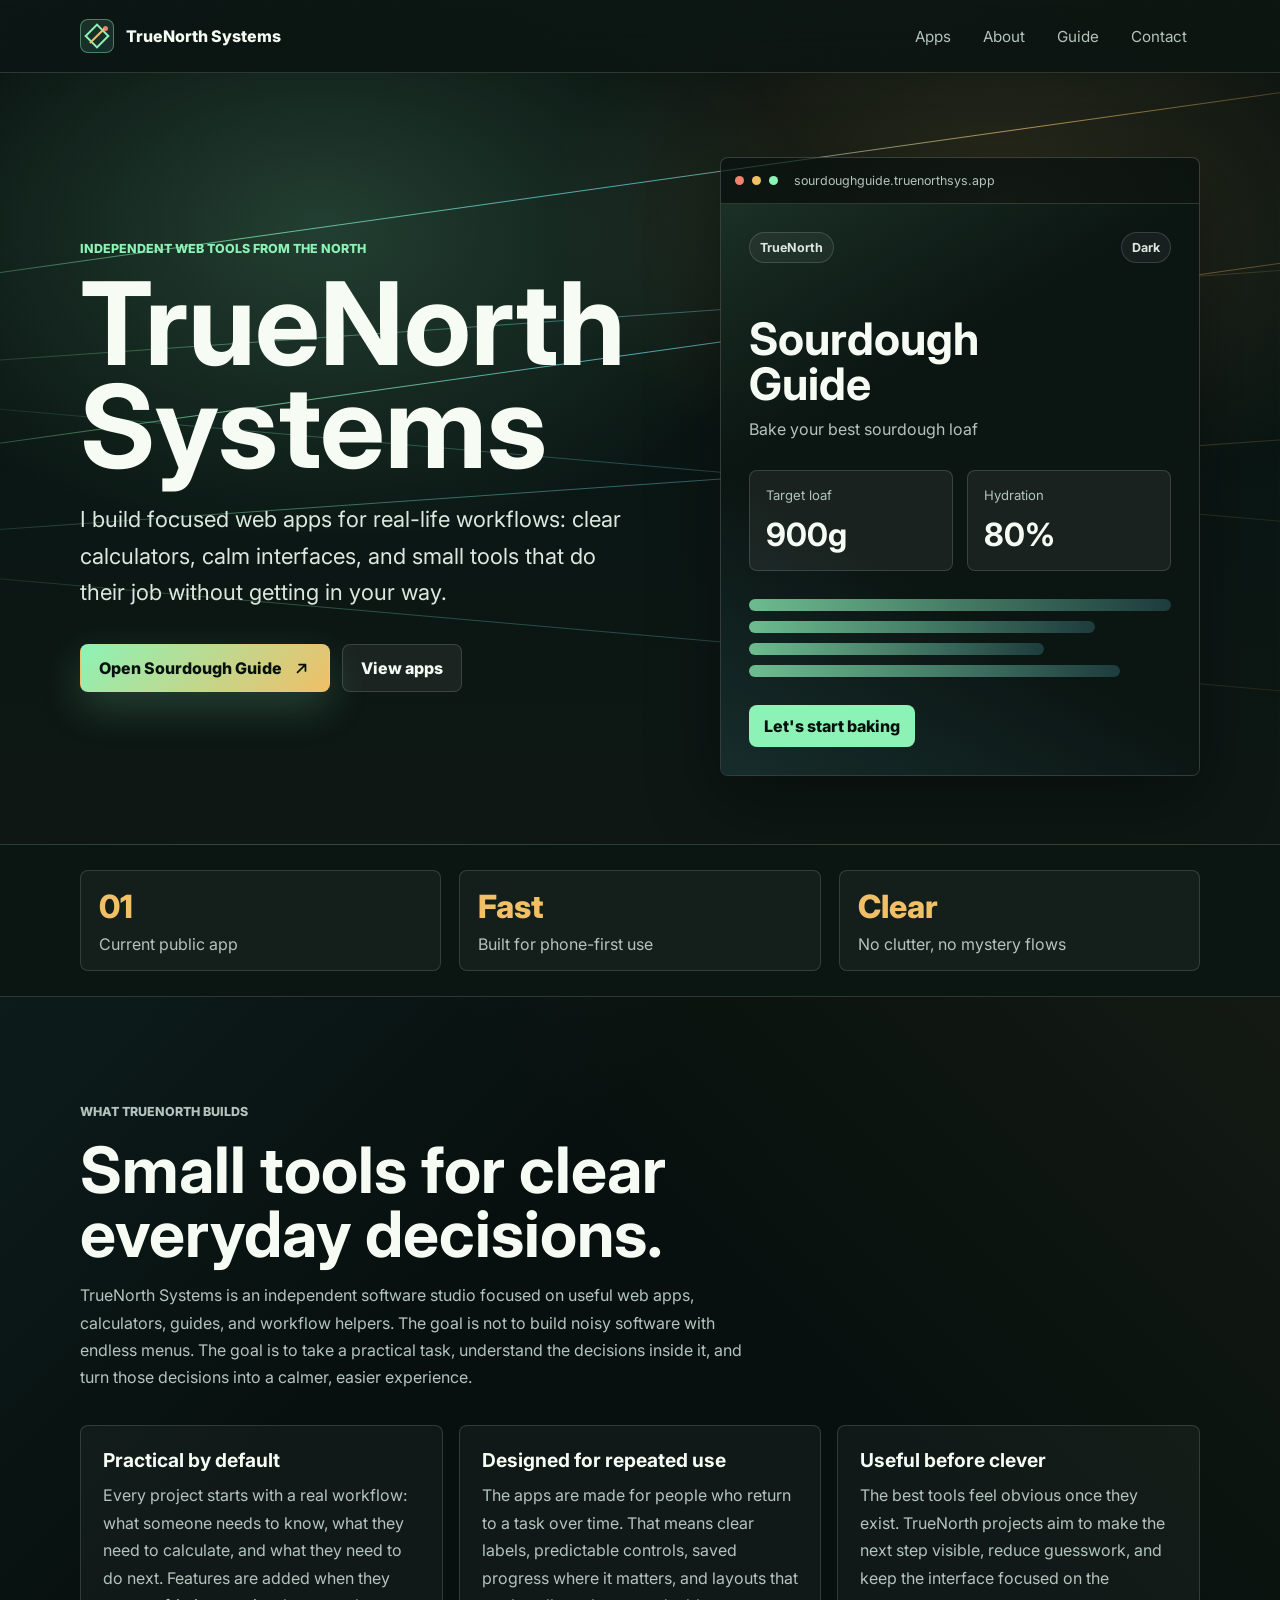
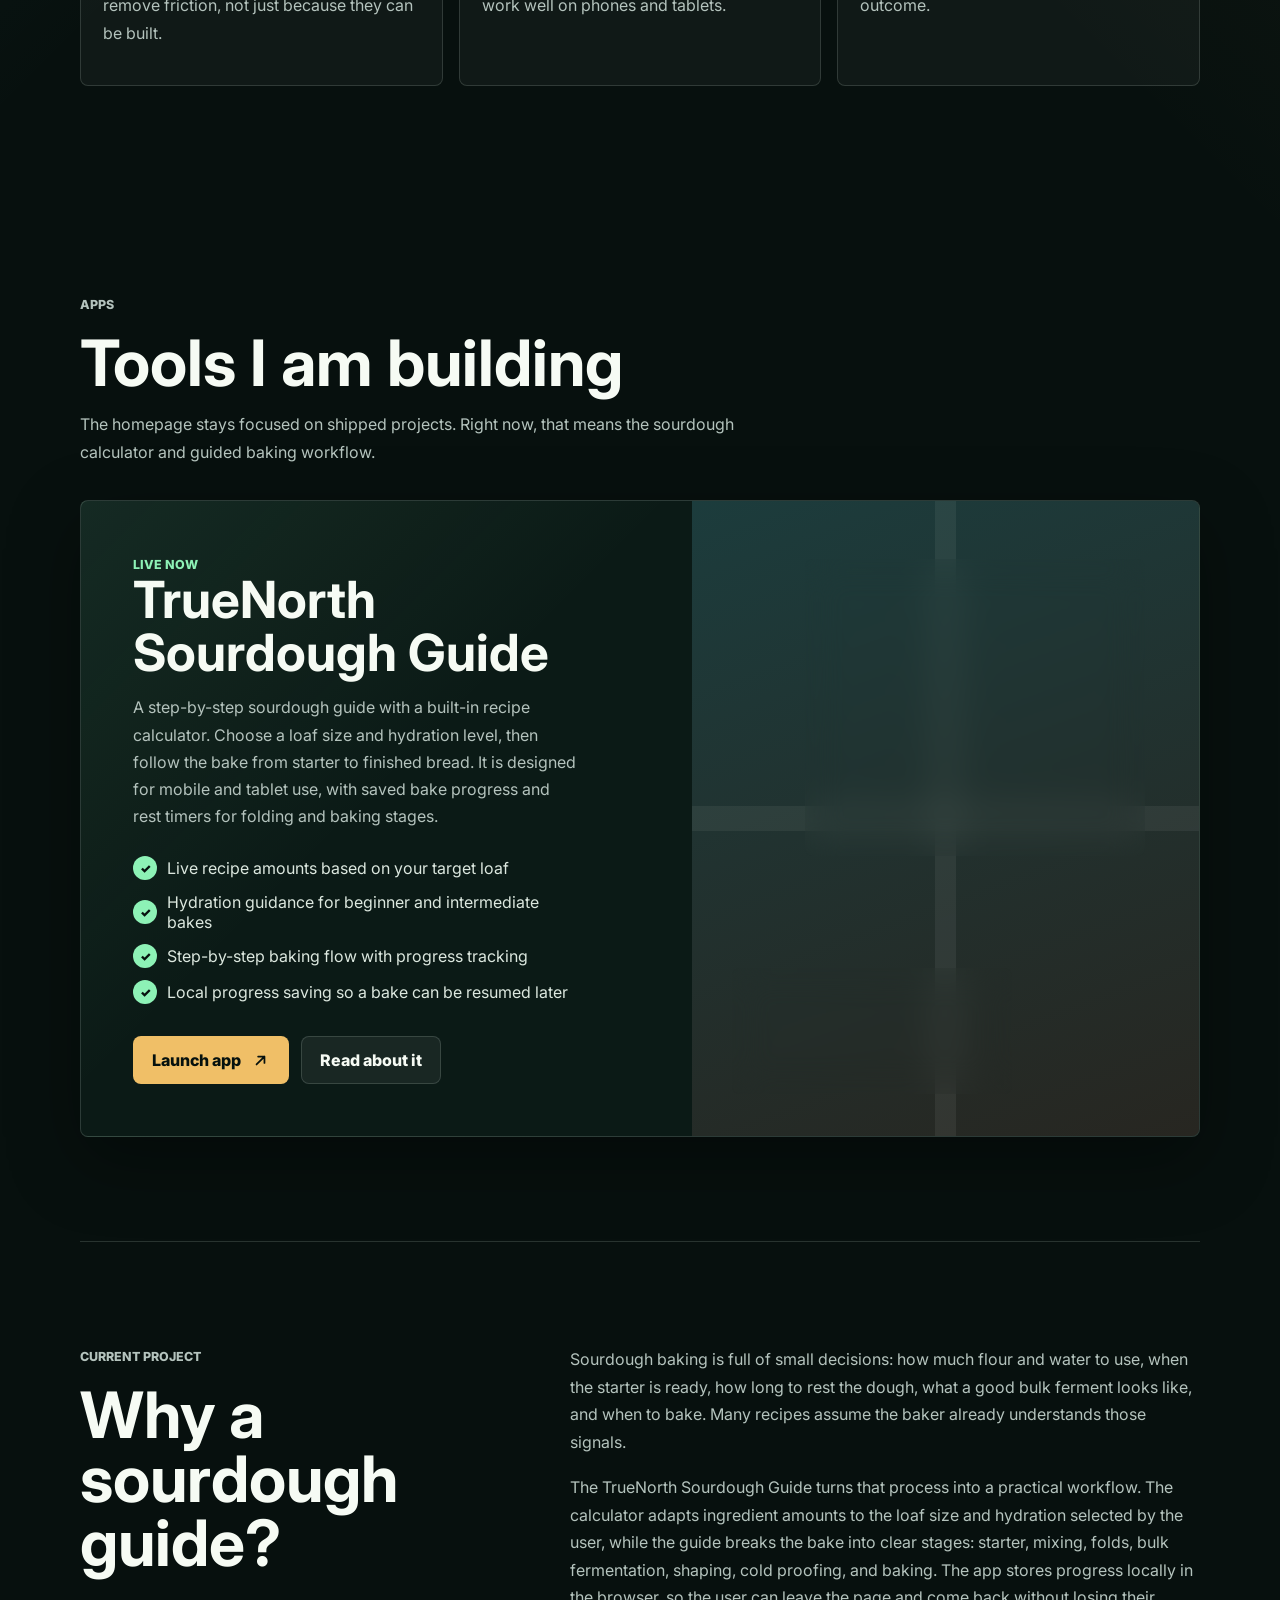
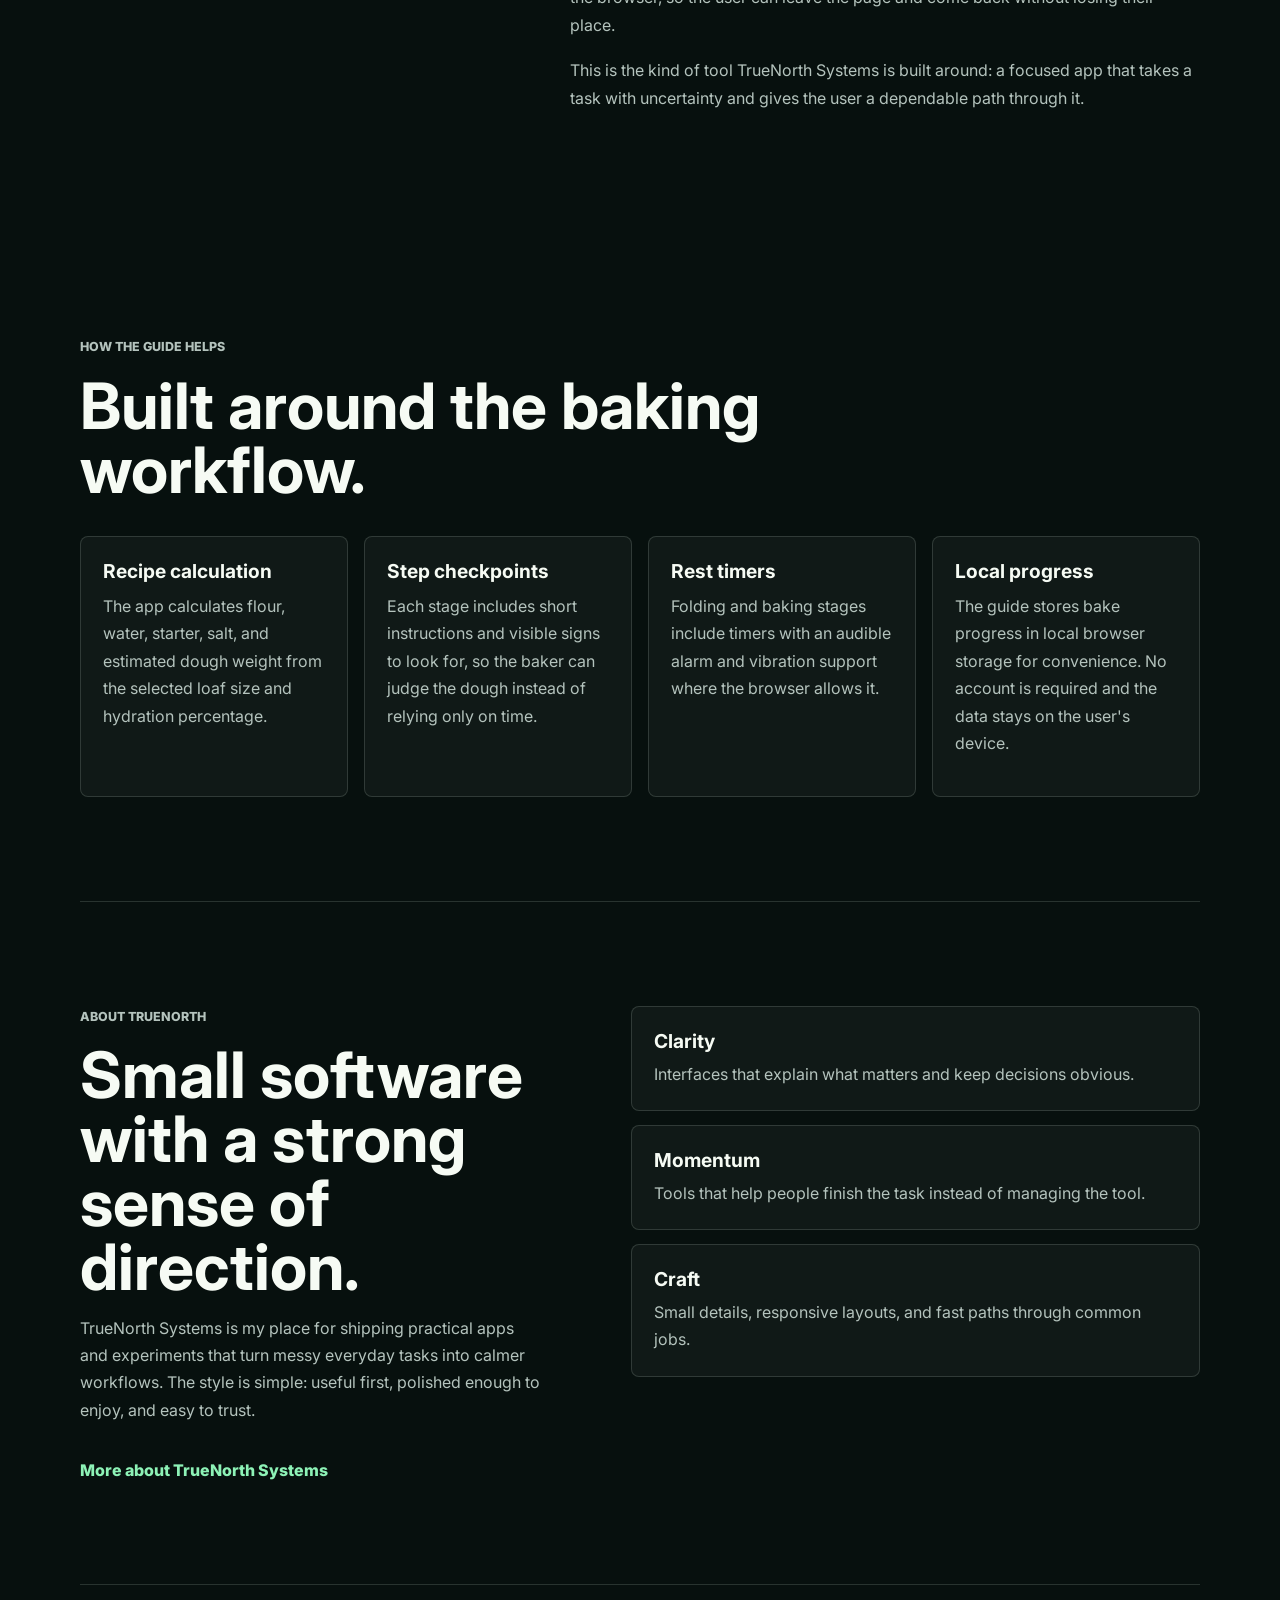
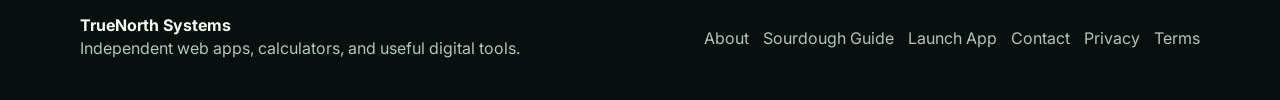
<file: index.html>
<!doctype html>
<html lang="en">
  <head>
    <meta charset="utf-8" />
    <meta name="viewport" content="width=device-width, initial-scale=1" />
    <title>TrueNorth Systems</title>
    <meta
      name="description"
      content="TrueNorth Systems is an independent studio building practical web apps, including the TrueNorth Sourdough Guide."
    />
    <meta name="theme-color" content="#08110f" />
    <link rel="preconnect" href="https://fonts.googleapis.com" />
    <link rel="preconnect" href="https://fonts.gstatic.com" crossorigin />
    <link
      href="https://fonts.googleapis.com/css2?family=Inter:wght@400;500;600;700;800&display=swap"
      rel="stylesheet"
    />
    <script
      async
      src="https://pagead2.googlesyndication.com/pagead/js/adsbygoogle.js?client=ca-pub-8562167361166368"
      crossorigin="anonymous"
    ></script>
    <link rel="stylesheet" href="styles.css" />
  </head>
  <body>
    <a class="skip-link" href="#apps">Skip to apps</a>

    <header class="site-header">
      <nav class="nav-shell" aria-label="Primary navigation">
        <a class="brand" href="/" aria-label="TrueNorth Systems home">
          <span class="brand-mark" aria-hidden="true">
            <span></span>
          </span>
          <span>TrueNorth Systems</span>
        </a>
        <div class="nav-links">
          <a href="#apps">Apps</a>
          <a href="/about/">About</a>
          <a href="/sourdough-guide/">Guide</a>
          <a href="/contact/">Contact</a>
        </div>
      </nav>
    </header>

    <main>
      <section class="hero">
        <div class="signal-field" aria-hidden="true">
          <span class="signal-line line-one"></span>
          <span class="signal-line line-two"></span>
          <span class="signal-line line-three"></span>
        </div>

        <div class="hero-inner">
          <div class="hero-copy">
            <p class="eyebrow">Independent web tools from the north</p>
            <h1>TrueNorth Systems</h1>
            <p class="hero-text">
              I build focused web apps for real-life workflows: clear calculators,
              calm interfaces, and small tools that do their job without getting in
              your way.
            </p>
            <div class="hero-actions">
              <a
                class="button primary"
                href="https://sourdoughguide.truenorthsys.app"
                target="_blank"
                rel="noopener noreferrer"
              >
                <span>Open Sourdough Guide</span>
                <svg viewBox="0 0 24 24" aria-hidden="true">
                  <path d="M7 17 17 7M9 7h8v8" />
                </svg>
              </a>
              <a class="button secondary" href="#apps">
                <span>View apps</span>
              </a>
            </div>
          </div>

          <aside class="hero-preview" aria-label="Sourdough Guide preview">
            <div class="preview-toolbar">
              <span></span>
              <span></span>
              <span></span>
              <p>sourdoughguide.truenorthsys.app</p>
            </div>
            <div class="preview-screen">
              <div class="preview-topline">
                <span class="app-pill">TrueNorth</span>
                <span class="mode-pill">Dark</span>
              </div>
              <h2>Sourdough Guide</h2>
              <p>Bake your best sourdough loaf</p>
              <div class="calculator-panel">
                <div>
                  <span class="panel-label">Target loaf</span>
                  <strong>900g</strong>
                </div>
                <div>
                  <span class="panel-label">Hydration</span>
                  <strong>80%</strong>
                </div>
              </div>
              <div class="recipe-lines" aria-hidden="true">
                <span></span>
                <span></span>
                <span></span>
                <span></span>
              </div>
              <div class="preview-cta">Let's start baking</div>
            </div>
          </aside>
        </div>
      </section>

      <section class="intro-band" aria-label="TrueNorth approach">
        <div class="intro-grid">
          <div>
            <span class="metric">01</span>
            <p>Current public app</p>
          </div>
          <div>
            <span class="metric">Fast</span>
            <p>Built for phone-first use</p>
          </div>
          <div>
            <span class="metric">Clear</span>
            <p>No clutter, no mystery flows</p>
          </div>
        </div>
      </section>

      <section class="content-section">
        <div class="section-heading">
          <p class="eyebrow">What TrueNorth Builds</p>
          <h2>Small tools for clear everyday decisions.</h2>
          <p>
            TrueNorth Systems is an independent software studio focused on useful web
            apps, calculators, guides, and workflow helpers. The goal is not to build
            noisy software with endless menus. The goal is to take a practical task,
            understand the decisions inside it, and turn those decisions into a
            calmer, easier experience.
          </p>
        </div>

        <div class="article-grid">
          <article>
            <h3>Practical by default</h3>
            <p>
              Every project starts with a real workflow: what someone needs to know,
              what they need to calculate, and what they need to do next. Features are
              added when they remove friction, not just because they can be built.
            </p>
          </article>
          <article>
            <h3>Designed for repeated use</h3>
            <p>
              The apps are made for people who return to a task over time. That means
              clear labels, predictable controls, saved progress where it matters, and
              layouts that work well on phones and tablets.
            </p>
          </article>
          <article>
            <h3>Useful before clever</h3>
            <p>
              The best tools feel obvious once they exist. TrueNorth projects aim to
              make the next step visible, reduce guesswork, and keep the interface
              focused on the outcome.
            </p>
          </article>
        </div>
      </section>

      <section class="apps-section" id="apps">
        <div class="section-heading">
          <p class="eyebrow">Apps</p>
          <h2>Tools I am building</h2>
          <p>
            The homepage stays focused on shipped projects. Right now, that means
            the sourdough calculator and guided baking workflow.
          </p>
        </div>

        <article class="product-feature">
          <div class="product-copy">
            <span class="product-kicker">Live now</span>
            <h3>TrueNorth Sourdough Guide</h3>
            <p>
              A step-by-step sourdough guide with a built-in recipe calculator.
              Choose a loaf size and hydration level, then follow the bake from
              starter to finished bread. It is designed for mobile and tablet use,
              with saved bake progress and rest timers for folding and baking stages.
            </p>
            <ul class="feature-list">
              <li>Live recipe amounts based on your target loaf</li>
              <li>Hydration guidance for beginner and intermediate bakes</li>
              <li>Step-by-step baking flow with progress tracking</li>
              <li>Local progress saving so a bake can be resumed later</li>
            </ul>
            <div class="button-row">
              <a
                class="button product-button"
                href="https://sourdoughguide.truenorthsys.app"
                target="_blank"
                rel="noopener noreferrer"
              >
                <span>Launch app</span>
                <svg viewBox="0 0 24 24" aria-hidden="true">
                  <path d="M7 17 17 7M9 7h8v8" />
                </svg>
              </a>
              <a class="button secondary" href="/sourdough-guide/">
                <span>Read about it</span>
              </a>
            </div>
          </div>

          <div class="app-visual" aria-hidden="true">
            <div class="loaf-card">
              <div class="loaf">
                <span></span>
                <span></span>
                <span></span>
              </div>
              <div class="guide-step">
                <strong>Step 1</strong>
                <span>Build your recipe</span>
              </div>
            </div>
            <div class="formula-card">
              <span>Flour</span>
              <strong>455g</strong>
              <span>Water</span>
              <strong>364g</strong>
              <span>Starter</span>
              <strong>91g</strong>
            </div>
          </div>
        </article>
      </section>

      <section class="content-section split-section">
        <div class="section-heading">
          <p class="eyebrow">Current Project</p>
          <h2>Why a sourdough guide?</h2>
        </div>
        <div class="long-copy">
          <p>
            Sourdough baking is full of small decisions: how much flour and water to
            use, when the starter is ready, how long to rest the dough, what a good
            bulk ferment looks like, and when to bake. Many recipes assume the baker
            already understands those signals.
          </p>
          <p>
            The TrueNorth Sourdough Guide turns that process into a practical workflow.
            The calculator adapts ingredient amounts to the loaf size and hydration
            selected by the user, while the guide breaks the bake into clear stages:
            starter, mixing, folds, bulk fermentation, shaping, cold proofing, and
            baking. The app stores progress locally in the browser, so the user can
            leave the page and come back without losing their place.
          </p>
          <p>
            This is the kind of tool TrueNorth Systems is built around: a focused app
            that takes a task with uncertainty and gives the user a dependable path
            through it.
          </p>
        </div>
      </section>

      <section class="content-section">
        <div class="section-heading">
          <p class="eyebrow">How The Guide Helps</p>
          <h2>Built around the baking workflow.</h2>
        </div>
        <div class="article-grid four">
          <article>
            <h3>Recipe calculation</h3>
            <p>
              The app calculates flour, water, starter, salt, and estimated dough
              weight from the selected loaf size and hydration percentage.
            </p>
          </article>
          <article>
            <h3>Step checkpoints</h3>
            <p>
              Each stage includes short instructions and visible signs to look for,
              so the baker can judge the dough instead of relying only on time.
            </p>
          </article>
          <article>
            <h3>Rest timers</h3>
            <p>
              Folding and baking stages include timers with an audible alarm and
              vibration support where the browser allows it.
            </p>
          </article>
          <article>
            <h3>Local progress</h3>
            <p>
              The guide stores bake progress in local browser storage for convenience.
              No account is required and the data stays on the user's device.
            </p>
          </article>
        </div>
      </section>

      <section class="about-section" id="about">
        <div class="about-copy">
          <p class="eyebrow">About TrueNorth</p>
          <h2>Small software with a strong sense of direction.</h2>
          <p>
            TrueNorth Systems is my place for shipping practical apps and experiments
            that turn messy everyday tasks into calmer workflows. The style is simple:
            useful first, polished enough to enjoy, and easy to trust.
          </p>
          <a class="text-link" href="/about/">More about TrueNorth Systems</a>
        </div>
        <div class="principles">
          <div>
            <h3>Clarity</h3>
            <p>Interfaces that explain what matters and keep decisions obvious.</p>
          </div>
          <div>
            <h3>Momentum</h3>
            <p>Tools that help people finish the task instead of managing the tool.</p>
          </div>
          <div>
            <h3>Craft</h3>
            <p>Small details, responsive layouts, and fast paths through common jobs.</p>
          </div>
        </div>
      </section>
    </main>

    <footer class="site-footer">
      <div>
        <strong>TrueNorth Systems</strong>
        <p>Independent web apps, calculators, and useful digital tools.</p>
      </div>
      <div class="footer-links">
        <a href="/about/">About</a>
        <a href="/sourdough-guide/">Sourdough Guide</a>
        <a href="https://sourdoughguide.truenorthsys.app" target="_blank" rel="noopener noreferrer">
          Launch App
        </a>
        <a href="/contact/">Contact</a>
        <a href="/privacy/">Privacy</a>
        <a href="/terms/">Terms</a>
      </div>
    </footer>
  </body>
</html>
</file>
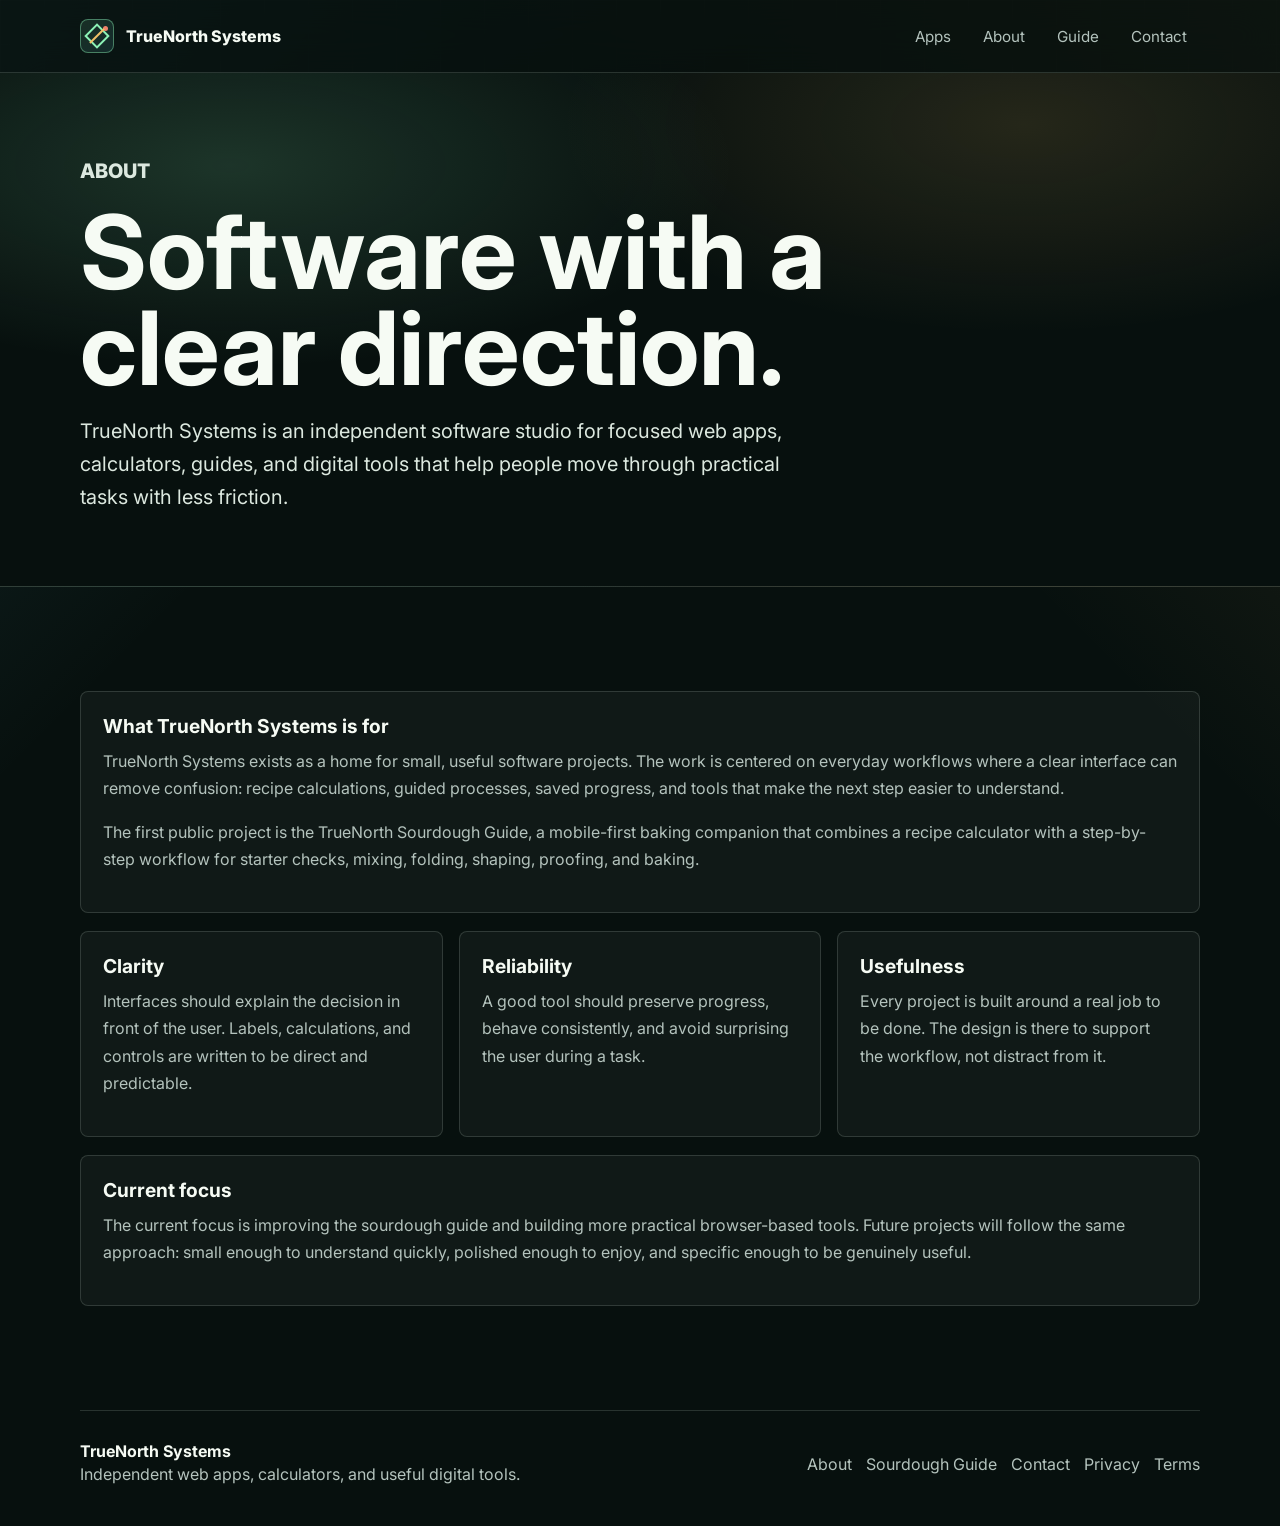
<file: about/index.html>
<!doctype html>
<html lang="en">
  <head>
    <meta charset="utf-8" />
    <meta name="viewport" content="width=device-width, initial-scale=1" />
    <title>About TrueNorth Systems</title>
    <meta
      name="description"
      content="Learn about TrueNorth Systems, an independent software studio building practical web apps, calculators, and workflow tools."
    />
    <meta name="theme-color" content="#08110f" />
    <link rel="preconnect" href="https://fonts.googleapis.com" />
    <link rel="preconnect" href="https://fonts.gstatic.com" crossorigin />
    <link
      href="https://fonts.googleapis.com/css2?family=Inter:wght@400;500;600;700;800&display=swap"
      rel="stylesheet"
    />
    <script
      async
      src="https://pagead2.googlesyndication.com/pagead/js/adsbygoogle.js?client=ca-pub-8562167361166368"
      crossorigin="anonymous"
    ></script>
    <link rel="stylesheet" href="/styles.css" />
  </head>
  <body>
    <header class="site-header">
      <nav class="nav-shell" aria-label="Primary navigation">
        <a class="brand" href="/" aria-label="TrueNorth Systems home">
          <span class="brand-mark" aria-hidden="true"><span></span></span>
          <span>TrueNorth Systems</span>
        </a>
        <div class="nav-links">
          <a href="/#apps">Apps</a>
          <a href="/about/">About</a>
          <a href="/sourdough-guide/">Guide</a>
          <a href="/contact/">Contact</a>
        </div>
      </nav>
    </header>

    <main>
      <section class="page-hero">
        <div class="page-hero-inner">
          <p class="eyebrow">About</p>
          <h1>Software with a clear direction.</h1>
          <p>
            TrueNorth Systems is an independent software studio for focused web apps,
            calculators, guides, and digital tools that help people move through
            practical tasks with less friction.
          </p>
        </div>
      </section>

      <section class="page-shell">
        <article class="policy-card">
          <h2>What TrueNorth Systems is for</h2>
          <p>
            TrueNorth Systems exists as a home for small, useful software projects.
            The work is centered on everyday workflows where a clear interface can
            remove confusion: recipe calculations, guided processes, saved progress,
            and tools that make the next step easier to understand.
          </p>
          <p>
            The first public project is the TrueNorth Sourdough Guide, a mobile-first
            baking companion that combines a recipe calculator with a step-by-step
            workflow for starter checks, mixing, folding, shaping, proofing, and
            baking.
          </p>
        </article>

        <div class="article-grid">
          <article>
            <h3>Clarity</h3>
            <p>
              Interfaces should explain the decision in front of the user. Labels,
              calculations, and controls are written to be direct and predictable.
            </p>
          </article>
          <article>
            <h3>Reliability</h3>
            <p>
              A good tool should preserve progress, behave consistently, and avoid
              surprising the user during a task.
            </p>
          </article>
          <article>
            <h3>Usefulness</h3>
            <p>
              Every project is built around a real job to be done. The design is there
              to support the workflow, not distract from it.
            </p>
          </article>
        </div>

        <article class="policy-card">
          <h2>Current focus</h2>
          <p>
            The current focus is improving the sourdough guide and building more
            practical browser-based tools. Future projects will follow the same
            approach: small enough to understand quickly, polished enough to enjoy,
            and specific enough to be genuinely useful.
          </p>
        </article>
      </section>
    </main>

    <footer class="site-footer">
      <div>
        <strong>TrueNorth Systems</strong>
        <p>Independent web apps, calculators, and useful digital tools.</p>
      </div>
      <div class="footer-links">
        <a href="/about/">About</a>
        <a href="/sourdough-guide/">Sourdough Guide</a>
        <a href="/contact/">Contact</a>
        <a href="/privacy/">Privacy</a>
        <a href="/terms/">Terms</a>
      </div>
    </footer>
  </body>
</html>
</file>
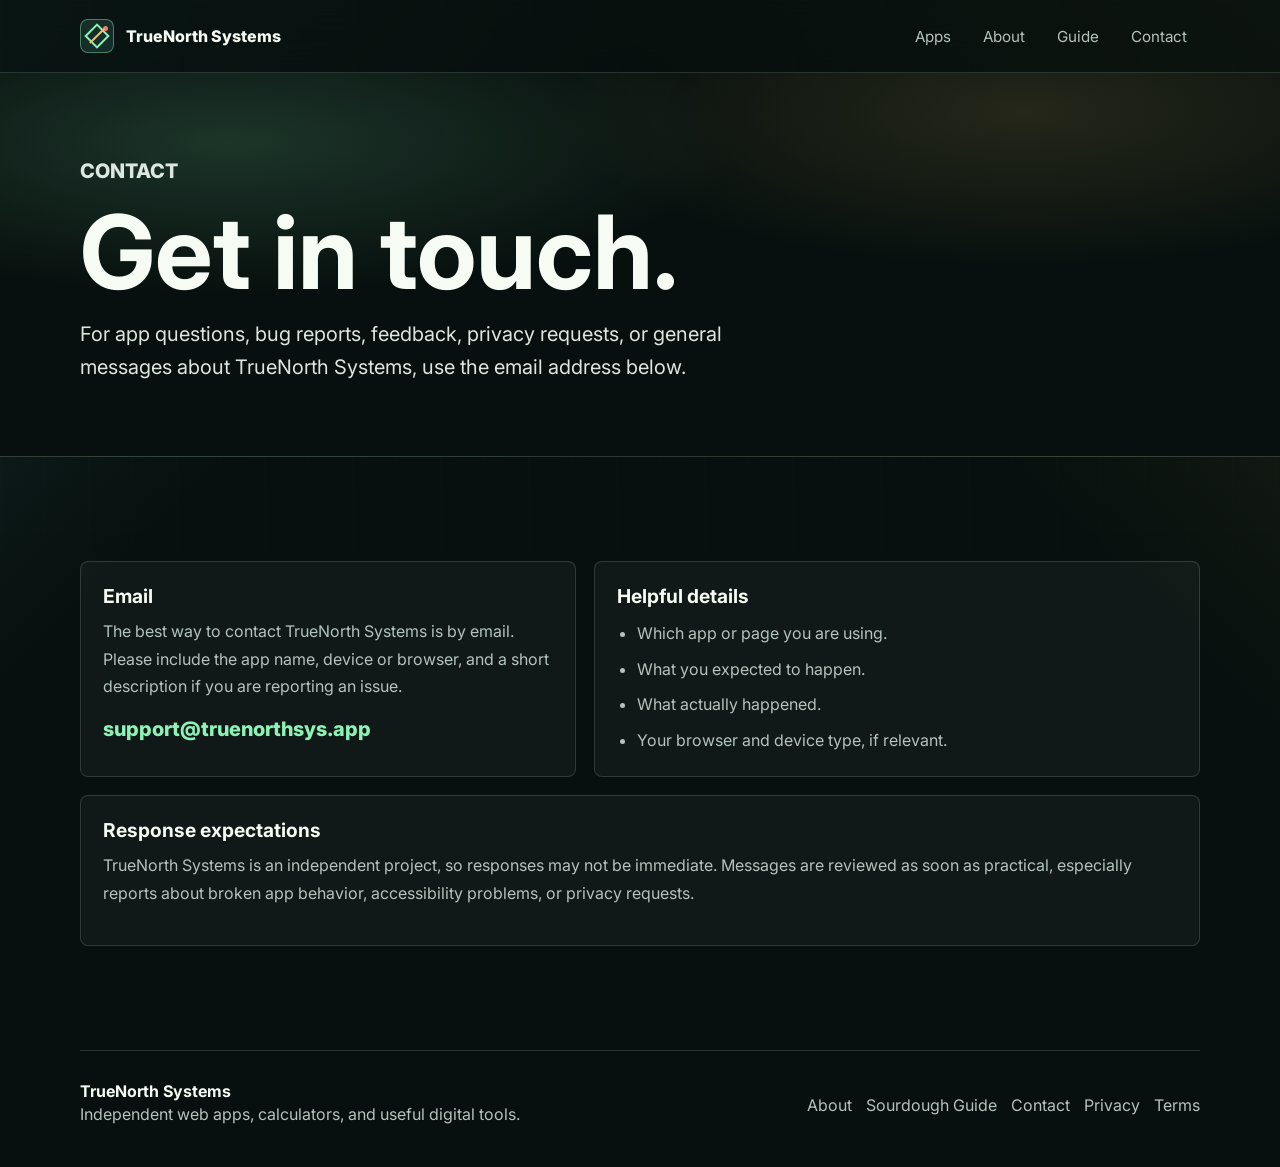
<file: contact/index.html>
<!doctype html>
<html lang="en">
  <head>
    <meta charset="utf-8" />
    <meta name="viewport" content="width=device-width, initial-scale=1" />
    <title>Contact TrueNorth Systems</title>
    <meta
      name="description"
      content="Contact TrueNorth Systems for questions about its web apps, tools, and the TrueNorth Sourdough Guide."
    />
    <meta name="theme-color" content="#08110f" />
    <link rel="preconnect" href="https://fonts.googleapis.com" />
    <link rel="preconnect" href="https://fonts.gstatic.com" crossorigin />
    <link
      href="https://fonts.googleapis.com/css2?family=Inter:wght@400;500;600;700;800&display=swap"
      rel="stylesheet"
    />
    <script
      async
      src="https://pagead2.googlesyndication.com/pagead/js/adsbygoogle.js?client=ca-pub-8562167361166368"
      crossorigin="anonymous"
    ></script>
    <link rel="stylesheet" href="/styles.css" />
  </head>
  <body>
    <header class="site-header">
      <nav class="nav-shell" aria-label="Primary navigation">
        <a class="brand" href="/" aria-label="TrueNorth Systems home">
          <span class="brand-mark" aria-hidden="true"><span></span></span>
          <span>TrueNorth Systems</span>
        </a>
        <div class="nav-links">
          <a href="/#apps">Apps</a>
          <a href="/about/">About</a>
          <a href="/sourdough-guide/">Guide</a>
          <a href="/contact/">Contact</a>
        </div>
      </nav>
    </header>

    <main>
      <section class="page-hero">
        <div class="page-hero-inner">
          <p class="eyebrow">Contact</p>
          <h1>Get in touch.</h1>
          <p>
            For app questions, bug reports, feedback, privacy requests, or general
            messages about TrueNorth Systems, use the email address below.
          </p>
        </div>
      </section>

      <section class="page-shell">
        <div class="contact-grid">
          <article class="policy-card">
            <h2>Email</h2>
            <p>
              The best way to contact TrueNorth Systems is by email. Please include
              the app name, device or browser, and a short description if you are
              reporting an issue.
            </p>
            <a class="contact-method" href="mailto:support@truenorthsys.app">support@truenorthsys.app</a>
          </article>
          <article class="policy-card">
            <h2>Helpful details</h2>
            <ul>
              <li>Which app or page you are using.</li>
              <li>What you expected to happen.</li>
              <li>What actually happened.</li>
              <li>Your browser and device type, if relevant.</li>
            </ul>
          </article>
        </div>

        <article class="policy-card">
          <h2>Response expectations</h2>
          <p>
            TrueNorth Systems is an independent project, so responses may not be
            immediate. Messages are reviewed as soon as practical, especially reports
            about broken app behavior, accessibility problems, or privacy requests.
          </p>
        </article>
      </section>
    </main>

    <footer class="site-footer">
      <div>
        <strong>TrueNorth Systems</strong>
        <p>Independent web apps, calculators, and useful digital tools.</p>
      </div>
      <div class="footer-links">
        <a href="/about/">About</a>
        <a href="/sourdough-guide/">Sourdough Guide</a>
        <a href="/contact/">Contact</a>
        <a href="/privacy/">Privacy</a>
        <a href="/terms/">Terms</a>
      </div>
    </footer>
  </body>
</html>
</file>
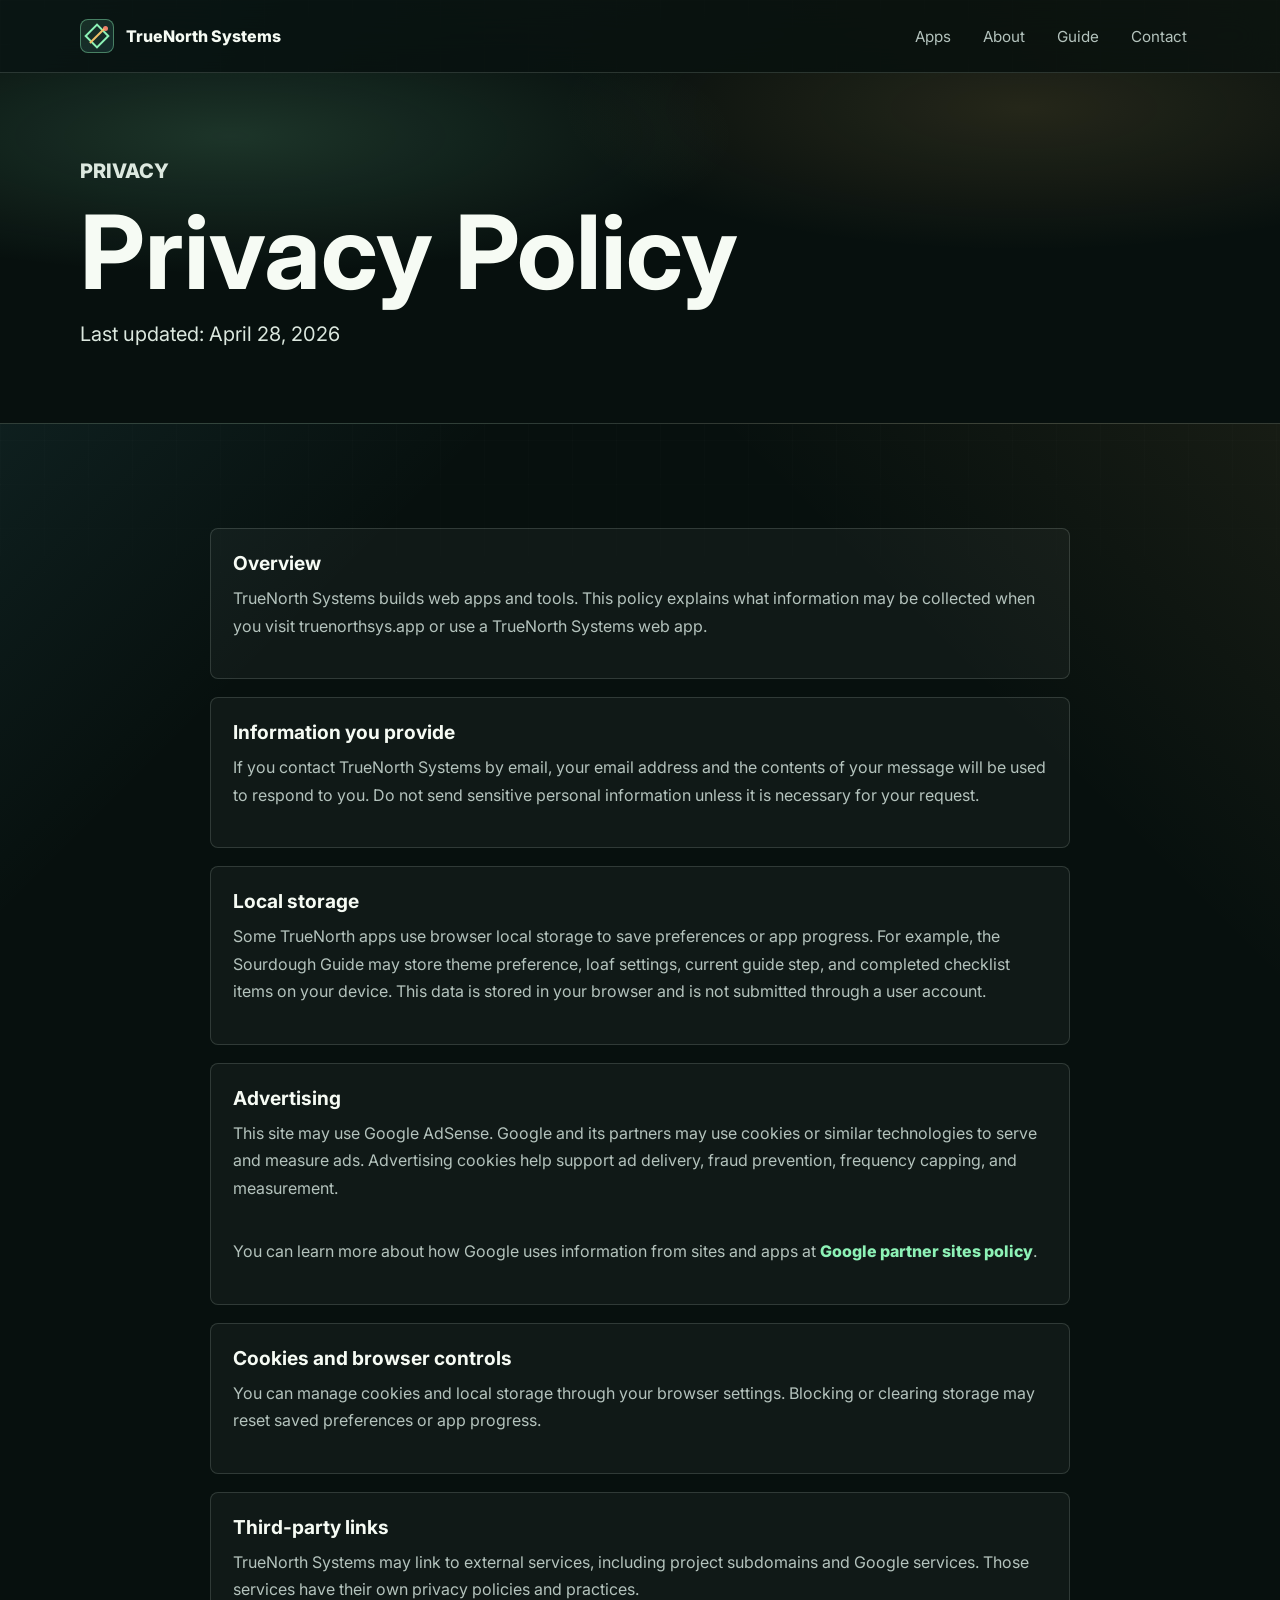
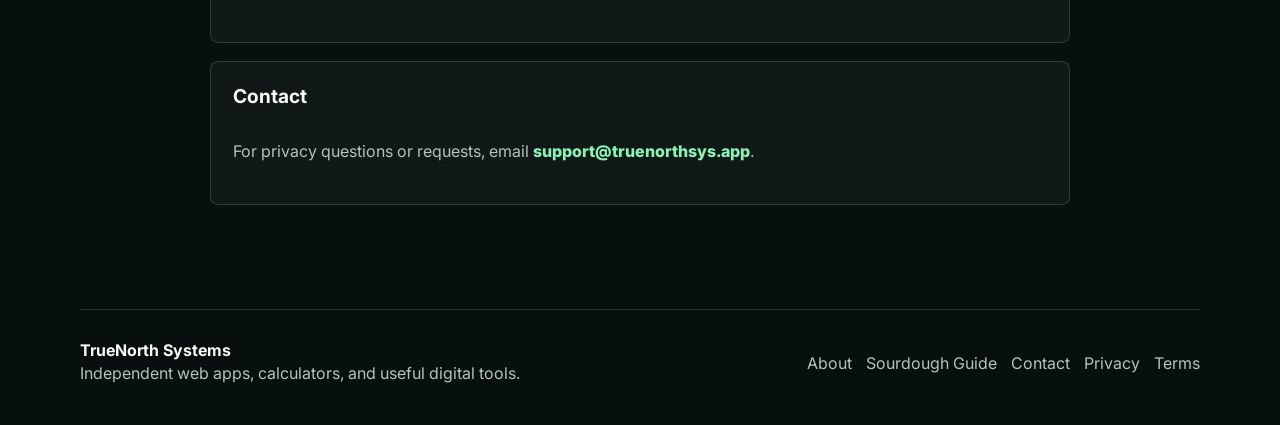
<file: privacy/index.html>
<!doctype html>
<html lang="en">
  <head>
    <meta charset="utf-8" />
    <meta name="viewport" content="width=device-width, initial-scale=1" />
    <title>Privacy Policy - TrueNorth Systems</title>
    <meta
      name="description"
      content="Privacy policy for TrueNorth Systems, including information about local storage, analytics, advertising, and contact requests."
    />
    <meta name="theme-color" content="#08110f" />
    <link rel="preconnect" href="https://fonts.googleapis.com" />
    <link rel="preconnect" href="https://fonts.gstatic.com" crossorigin />
    <link
      href="https://fonts.googleapis.com/css2?family=Inter:wght@400;500;600;700;800&display=swap"
      rel="stylesheet"
    />
    <script
      async
      src="https://pagead2.googlesyndication.com/pagead/js/adsbygoogle.js?client=ca-pub-8562167361166368"
      crossorigin="anonymous"
    ></script>
    <link rel="stylesheet" href="/styles.css" />
  </head>
  <body>
    <header class="site-header">
      <nav class="nav-shell" aria-label="Primary navigation">
        <a class="brand" href="/" aria-label="TrueNorth Systems home">
          <span class="brand-mark" aria-hidden="true"><span></span></span>
          <span>TrueNorth Systems</span>
        </a>
        <div class="nav-links">
          <a href="/#apps">Apps</a>
          <a href="/about/">About</a>
          <a href="/sourdough-guide/">Guide</a>
          <a href="/contact/">Contact</a>
        </div>
      </nav>
    </header>

    <main>
      <section class="page-hero">
        <div class="page-hero-inner">
          <p class="eyebrow">Privacy</p>
          <h1>Privacy Policy</h1>
          <p>Last updated: April 28, 2026</p>
        </div>
      </section>

      <section class="page-shell narrow">
        <article class="policy-card">
          <h2>Overview</h2>
          <p>
            TrueNorth Systems builds web apps and tools. This policy explains what
            information may be collected when you visit truenorthsys.app or use a
            TrueNorth Systems web app.
          </p>
        </article>

        <article class="policy-card">
          <h2>Information you provide</h2>
          <p>
            If you contact TrueNorth Systems by email, your email address and the
            contents of your message will be used to respond to you. Do not send
            sensitive personal information unless it is necessary for your request.
          </p>
        </article>

        <article class="policy-card">
          <h2>Local storage</h2>
          <p>
            Some TrueNorth apps use browser local storage to save preferences or app
            progress. For example, the Sourdough Guide may store theme preference,
            loaf settings, current guide step, and completed checklist items on your
            device. This data is stored in your browser and is not submitted through a
            user account.
          </p>
        </article>

        <article class="policy-card">
          <h2>Advertising</h2>
          <p>
            This site may use Google AdSense. Google and its partners may use cookies
            or similar technologies to serve and measure ads. Advertising cookies help
            support ad delivery, fraud prevention, frequency capping, and measurement.
          </p>
          <p>
            You can learn more about how Google uses information from sites and apps at
            <a class="text-link" href="https://policies.google.com/technologies/partner-sites" target="_blank" rel="noopener noreferrer">
              Google partner sites policy
            </a>.
          </p>
        </article>

        <article class="policy-card">
          <h2>Cookies and browser controls</h2>
          <p>
            You can manage cookies and local storage through your browser settings.
            Blocking or clearing storage may reset saved preferences or app progress.
          </p>
        </article>

        <article class="policy-card">
          <h2>Third-party links</h2>
          <p>
            TrueNorth Systems may link to external services, including project
            subdomains and Google services. Those services have their own privacy
            policies and practices.
          </p>
        </article>

        <article class="policy-card">
          <h2>Contact</h2>
          <p>
            For privacy questions or requests, email
            <a class="text-link" href="mailto:support@truenorthsys.app">support@truenorthsys.app</a>.
          </p>
        </article>
      </section>
    </main>

    <footer class="site-footer">
      <div>
        <strong>TrueNorth Systems</strong>
        <p>Independent web apps, calculators, and useful digital tools.</p>
      </div>
      <div class="footer-links">
        <a href="/about/">About</a>
        <a href="/sourdough-guide/">Sourdough Guide</a>
        <a href="/contact/">Contact</a>
        <a href="/privacy/">Privacy</a>
        <a href="/terms/">Terms</a>
      </div>
    </footer>
  </body>
</html>
</file>
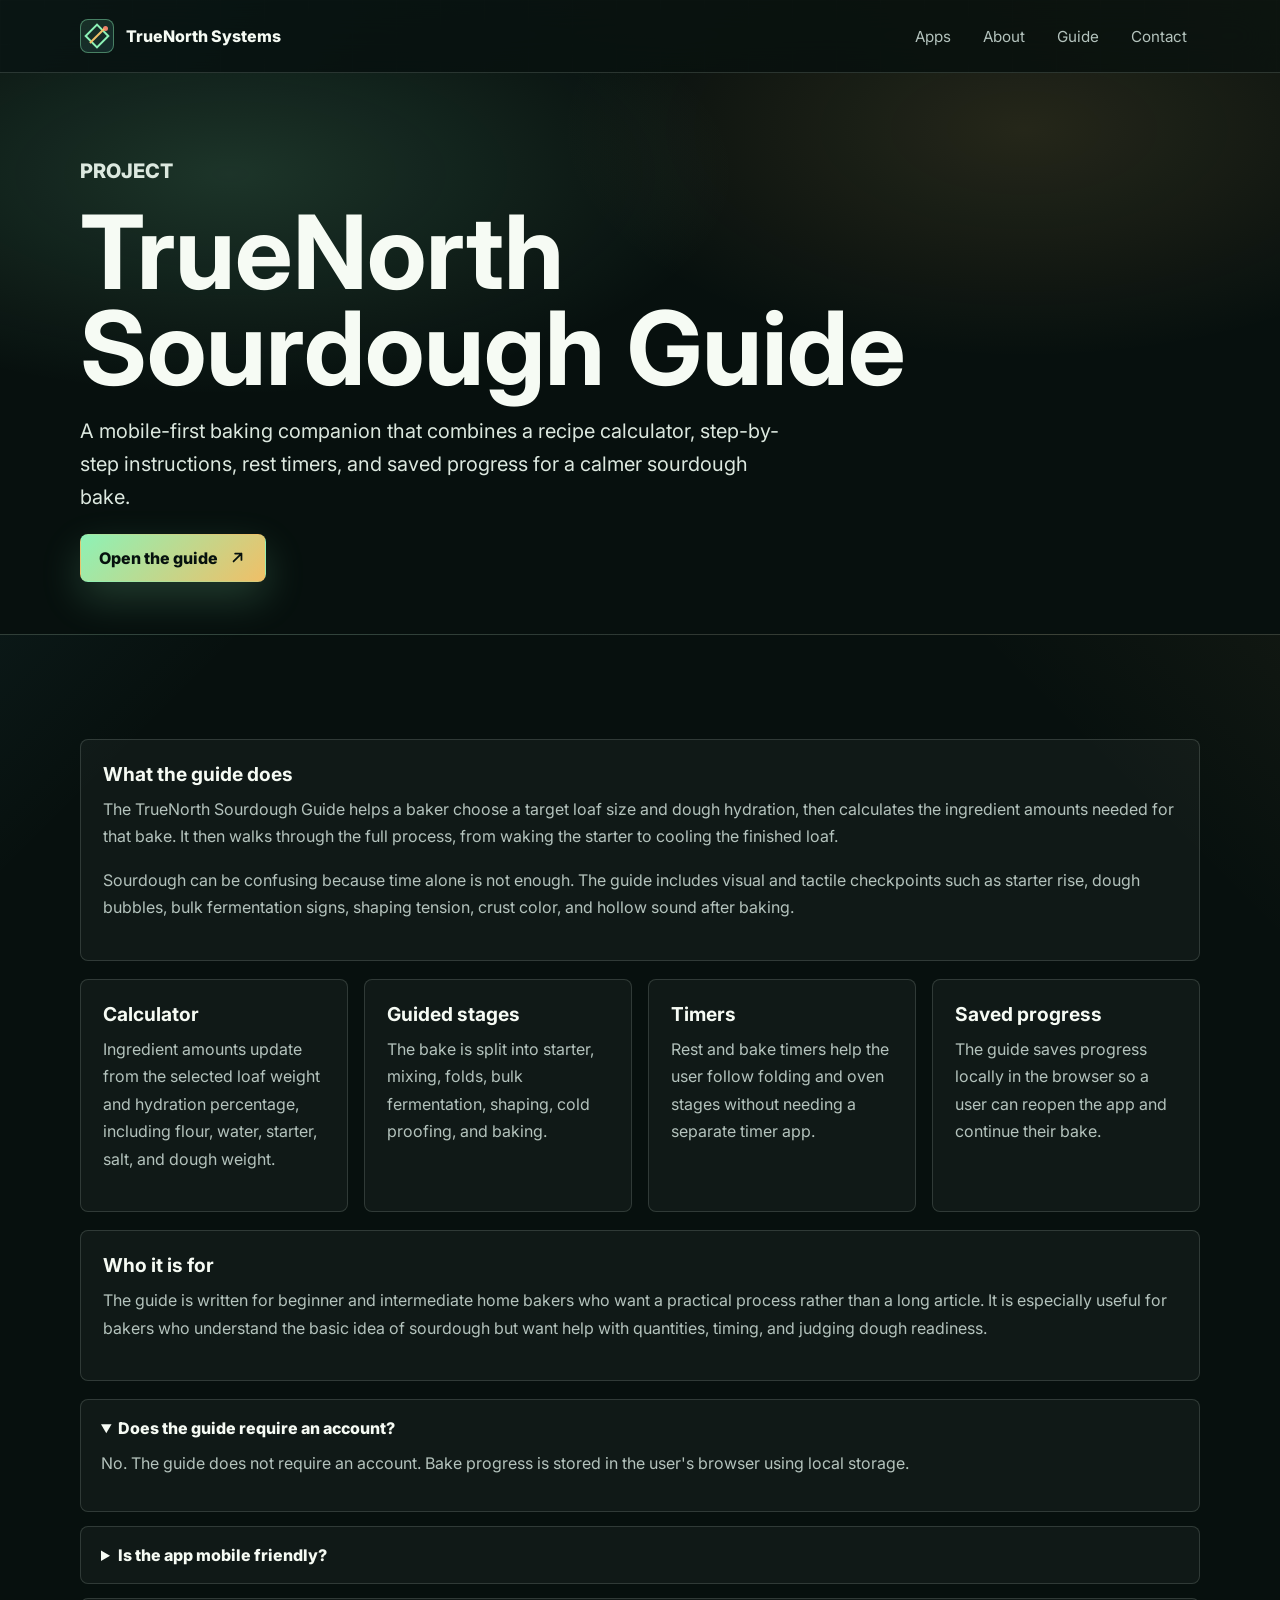
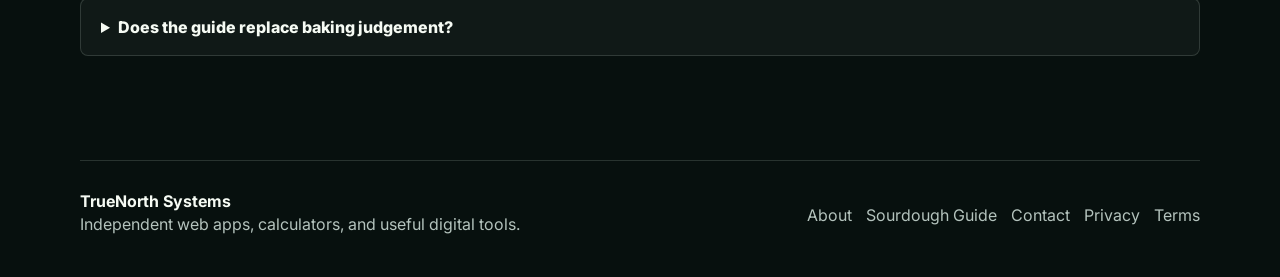
<file: sourdough-guide/index.html>
<!doctype html>
<html lang="en">
  <head>
    <meta charset="utf-8" />
    <meta name="viewport" content="width=device-width, initial-scale=1" />
    <title>TrueNorth Sourdough Guide</title>
    <meta
      name="description"
      content="A practical overview of the TrueNorth Sourdough Guide, a mobile-first recipe calculator and step-by-step baking companion."
    />
    <meta name="theme-color" content="#08110f" />
    <link rel="preconnect" href="https://fonts.googleapis.com" />
    <link rel="preconnect" href="https://fonts.gstatic.com" crossorigin />
    <link
      href="https://fonts.googleapis.com/css2?family=Inter:wght@400;500;600;700;800&display=swap"
      rel="stylesheet"
    />
    <script
      async
      src="https://pagead2.googlesyndication.com/pagead/js/adsbygoogle.js?client=ca-pub-8562167361166368"
      crossorigin="anonymous"
    ></script>
    <link rel="stylesheet" href="/styles.css" />
  </head>
  <body>
    <header class="site-header">
      <nav class="nav-shell" aria-label="Primary navigation">
        <a class="brand" href="/" aria-label="TrueNorth Systems home">
          <span class="brand-mark" aria-hidden="true"><span></span></span>
          <span>TrueNorth Systems</span>
        </a>
        <div class="nav-links">
          <a href="/#apps">Apps</a>
          <a href="/about/">About</a>
          <a href="/sourdough-guide/">Guide</a>
          <a href="/contact/">Contact</a>
        </div>
      </nav>
    </header>

    <main>
      <section class="page-hero">
        <div class="page-hero-inner">
          <p class="eyebrow">Project</p>
          <h1>TrueNorth Sourdough Guide</h1>
          <p>
            A mobile-first baking companion that combines a recipe calculator,
            step-by-step instructions, rest timers, and saved progress for a calmer
            sourdough bake.
          </p>
          <div class="hero-actions">
            <a
              class="button primary"
              href="https://sourdoughguide.truenorthsys.app"
              target="_blank"
              rel="noopener noreferrer"
            >
              <span>Open the guide</span>
              <svg viewBox="0 0 24 24" aria-hidden="true">
                <path d="M7 17 17 7M9 7h8v8" />
              </svg>
            </a>
          </div>
        </div>
      </section>

      <section class="page-shell">
        <article class="policy-card">
          <h2>What the guide does</h2>
          <p>
            The TrueNorth Sourdough Guide helps a baker choose a target loaf size and
            dough hydration, then calculates the ingredient amounts needed for that
            bake. It then walks through the full process, from waking the starter to
            cooling the finished loaf.
          </p>
          <p>
            Sourdough can be confusing because time alone is not enough. The guide
            includes visual and tactile checkpoints such as starter rise, dough
            bubbles, bulk fermentation signs, shaping tension, crust color, and hollow
            sound after baking.
          </p>
        </article>

        <div class="article-grid four">
          <article>
            <h3>Calculator</h3>
            <p>
              Ingredient amounts update from the selected loaf weight and hydration
              percentage, including flour, water, starter, salt, and dough weight.
            </p>
          </article>
          <article>
            <h3>Guided stages</h3>
            <p>
              The bake is split into starter, mixing, folds, bulk fermentation,
              shaping, cold proofing, and baking.
            </p>
          </article>
          <article>
            <h3>Timers</h3>
            <p>
              Rest and bake timers help the user follow folding and oven stages
              without needing a separate timer app.
            </p>
          </article>
          <article>
            <h3>Saved progress</h3>
            <p>
              The guide saves progress locally in the browser so a user can reopen the
              app and continue their bake.
            </p>
          </article>
        </div>

        <article class="policy-card">
          <h2>Who it is for</h2>
          <p>
            The guide is written for beginner and intermediate home bakers who want a
            practical process rather than a long article. It is especially useful for
            bakers who understand the basic idea of sourdough but want help with
            quantities, timing, and judging dough readiness.
          </p>
        </article>

        <div class="faq-list">
          <details open>
            <summary>Does the guide require an account?</summary>
            <p>
              No. The guide does not require an account. Bake progress is stored in
              the user's browser using local storage.
            </p>
          </details>
          <details>
            <summary>Is the app mobile friendly?</summary>
            <p>
              Yes. The guide is designed mobile and tablet first because baking usually
              happens away from a desktop computer.
            </p>
          </details>
          <details>
            <summary>Does the guide replace baking judgement?</summary>
            <p>
              No. It supports judgement by explaining what to look for at each stage.
              Sourdough still depends on starter strength, room temperature, flour,
              and handling.
            </p>
          </details>
        </div>
      </section>
    </main>

    <footer class="site-footer">
      <div>
        <strong>TrueNorth Systems</strong>
        <p>Independent web apps, calculators, and useful digital tools.</p>
      </div>
      <div class="footer-links">
        <a href="/about/">About</a>
        <a href="/sourdough-guide/">Sourdough Guide</a>
        <a href="/contact/">Contact</a>
        <a href="/privacy/">Privacy</a>
        <a href="/terms/">Terms</a>
      </div>
    </footer>
  </body>
</html>
</file>
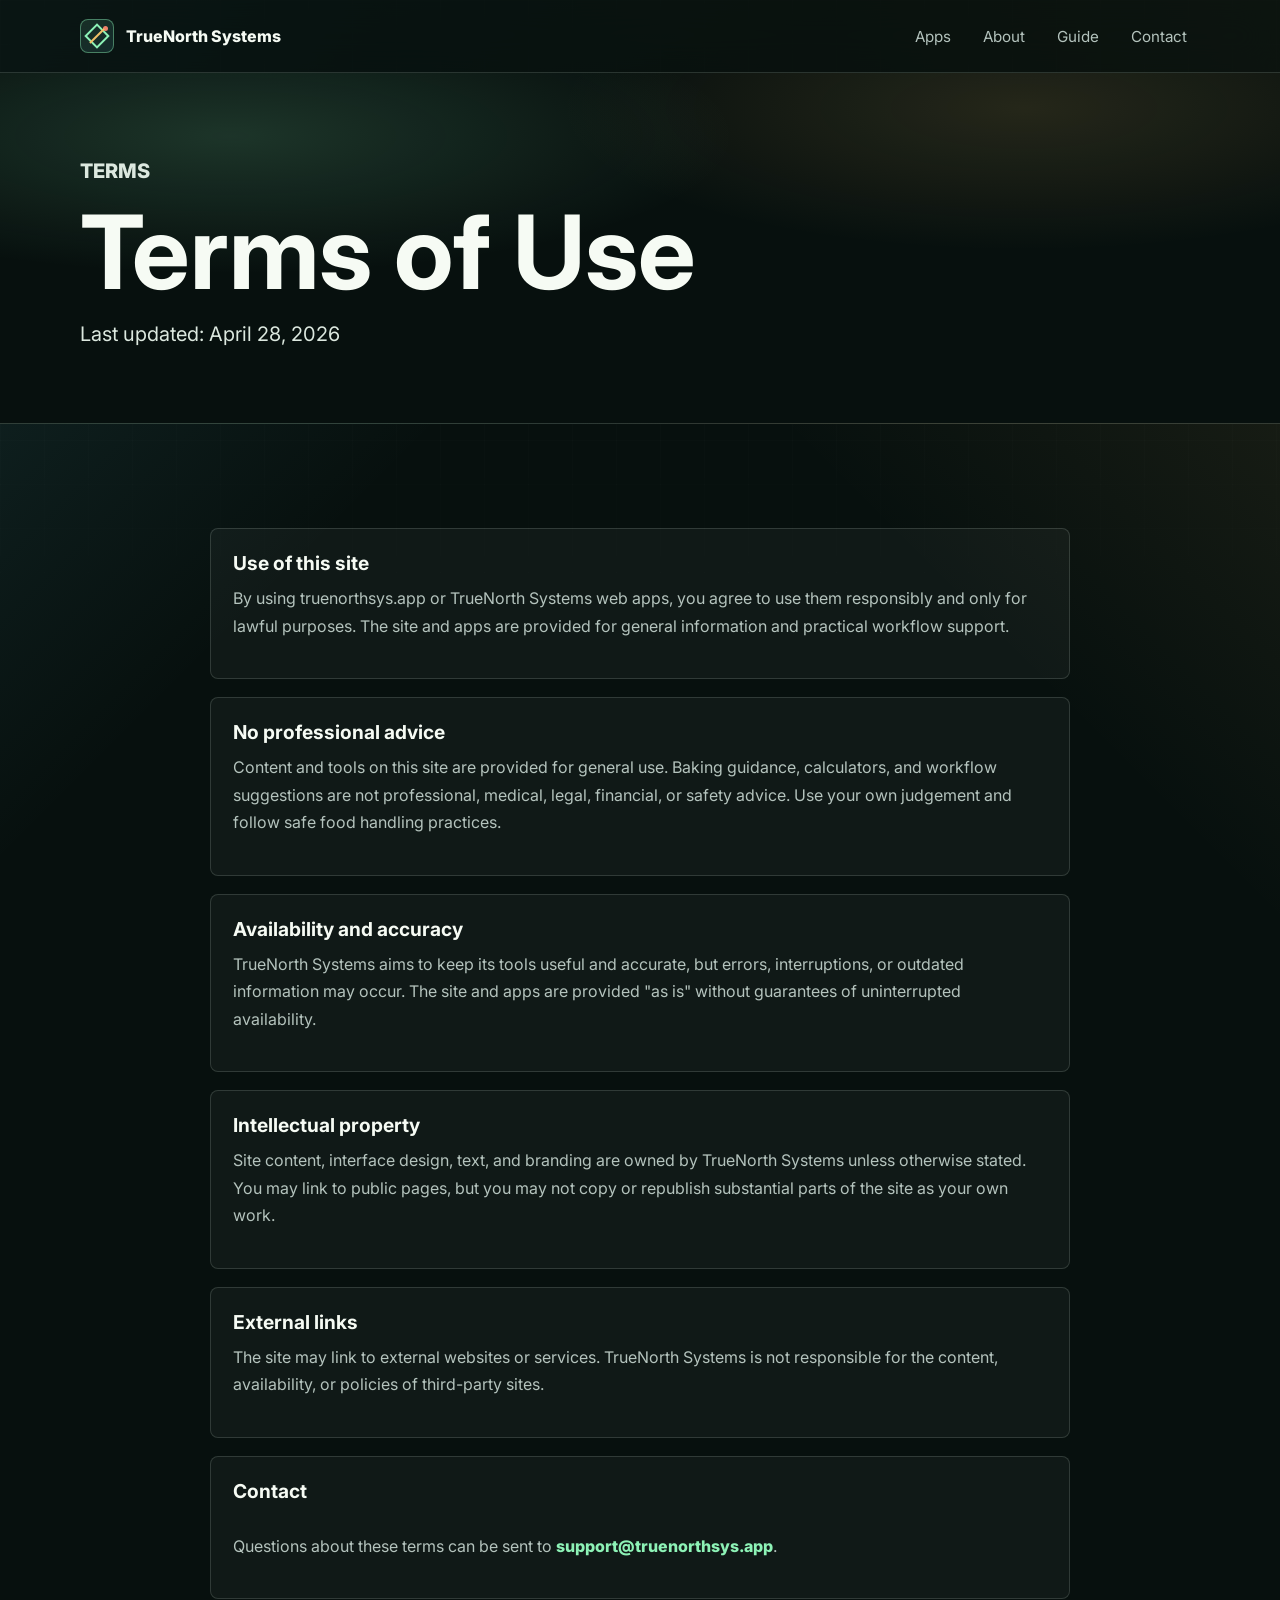
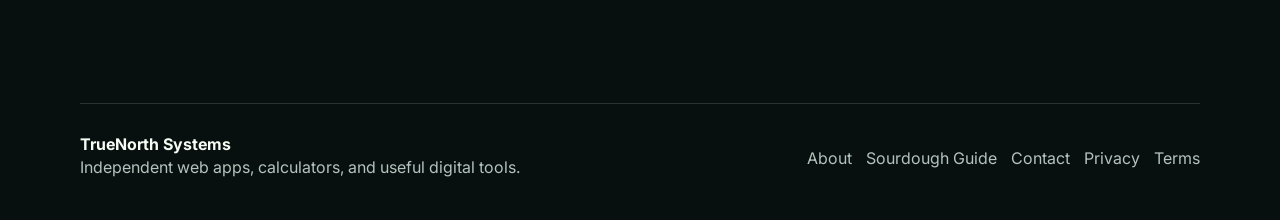
<file: terms/index.html>
<!doctype html>
<html lang="en">
  <head>
    <meta charset="utf-8" />
    <meta name="viewport" content="width=device-width, initial-scale=1" />
    <title>Terms of Use - TrueNorth Systems</title>
    <meta
      name="description"
      content="Terms of use for TrueNorth Systems websites and web apps."
    />
    <meta name="theme-color" content="#08110f" />
    <link rel="preconnect" href="https://fonts.googleapis.com" />
    <link rel="preconnect" href="https://fonts.gstatic.com" crossorigin />
    <link
      href="https://fonts.googleapis.com/css2?family=Inter:wght@400;500;600;700;800&display=swap"
      rel="stylesheet"
    />
    <script
      async
      src="https://pagead2.googlesyndication.com/pagead/js/adsbygoogle.js?client=ca-pub-8562167361166368"
      crossorigin="anonymous"
    ></script>
    <link rel="stylesheet" href="/styles.css" />
  </head>
  <body>
    <header class="site-header">
      <nav class="nav-shell" aria-label="Primary navigation">
        <a class="brand" href="/" aria-label="TrueNorth Systems home">
          <span class="brand-mark" aria-hidden="true"><span></span></span>
          <span>TrueNorth Systems</span>
        </a>
        <div class="nav-links">
          <a href="/#apps">Apps</a>
          <a href="/about/">About</a>
          <a href="/sourdough-guide/">Guide</a>
          <a href="/contact/">Contact</a>
        </div>
      </nav>
    </header>

    <main>
      <section class="page-hero">
        <div class="page-hero-inner">
          <p class="eyebrow">Terms</p>
          <h1>Terms of Use</h1>
          <p>Last updated: April 28, 2026</p>
        </div>
      </section>

      <section class="page-shell narrow">
        <article class="policy-card">
          <h2>Use of this site</h2>
          <p>
            By using truenorthsys.app or TrueNorth Systems web apps, you agree to use
            them responsibly and only for lawful purposes. The site and apps are
            provided for general information and practical workflow support.
          </p>
        </article>

        <article class="policy-card">
          <h2>No professional advice</h2>
          <p>
            Content and tools on this site are provided for general use. Baking
            guidance, calculators, and workflow suggestions are not professional,
            medical, legal, financial, or safety advice. Use your own judgement and
            follow safe food handling practices.
          </p>
        </article>

        <article class="policy-card">
          <h2>Availability and accuracy</h2>
          <p>
            TrueNorth Systems aims to keep its tools useful and accurate, but errors,
            interruptions, or outdated information may occur. The site and apps are
            provided "as is" without guarantees of uninterrupted availability.
          </p>
        </article>

        <article class="policy-card">
          <h2>Intellectual property</h2>
          <p>
            Site content, interface design, text, and branding are owned by TrueNorth
            Systems unless otherwise stated. You may link to public pages, but you may
            not copy or republish substantial parts of the site as your own work.
          </p>
        </article>

        <article class="policy-card">
          <h2>External links</h2>
          <p>
            The site may link to external websites or services. TrueNorth Systems is
            not responsible for the content, availability, or policies of third-party
            sites.
          </p>
        </article>

        <article class="policy-card">
          <h2>Contact</h2>
          <p>
            Questions about these terms can be sent to
            <a class="text-link" href="mailto:support@truenorthsys.app">support@truenorthsys.app</a>.
          </p>
        </article>
      </section>
    </main>

    <footer class="site-footer">
      <div>
        <strong>TrueNorth Systems</strong>
        <p>Independent web apps, calculators, and useful digital tools.</p>
      </div>
      <div class="footer-links">
        <a href="/about/">About</a>
        <a href="/sourdough-guide/">Sourdough Guide</a>
        <a href="/contact/">Contact</a>
        <a href="/privacy/">Privacy</a>
        <a href="/terms/">Terms</a>
      </div>
    </footer>
  </body>
</html>
</file>
<file: styles.css>
:root {
  --ink: #f6fbf4;
  --muted: #b4c3bd;
  --soft: #dce8df;
  --night: #07100e;
  --forest: #0b241f;
  --panel: rgba(14, 30, 26, 0.74);
  --panel-strong: rgba(11, 24, 22, 0.9);
  --line: rgba(217, 237, 224, 0.16);
  --mint: #8df2b6;
  --aqua: #68d8e8;
  --gold: #f0bf67;
  --coral: #f1826c;
  --shadow: 0 24px 70px rgba(0, 0, 0, 0.36);
  color-scheme: dark;
}

* {
  box-sizing: border-box;
}

html {
  scroll-behavior: smooth;
}

body {
  overflow-x: hidden;
  margin: 0;
  font-family: "Inter", system-ui, -apple-system, BlinkMacSystemFont, "Segoe UI", sans-serif;
  color: var(--ink);
  background:
    linear-gradient(135deg, rgba(104, 216, 232, 0.14), transparent 28%),
    linear-gradient(225deg, rgba(240, 191, 103, 0.12), transparent 30%),
    var(--night);
}

body::before {
  position: fixed;
  inset: 0;
  z-index: -2;
  content: "";
  background-image:
    linear-gradient(rgba(255, 255, 255, 0.035) 1px, transparent 1px),
    linear-gradient(90deg, rgba(255, 255, 255, 0.035) 1px, transparent 1px);
  background-size: 44px 44px;
  mask-image: linear-gradient(to bottom, rgba(0, 0, 0, 0.95), transparent 75%);
}

a {
  color: inherit;
  text-decoration: none;
}

.skip-link {
  position: fixed;
  top: 12px;
  left: 12px;
  z-index: 20;
  padding: 10px 14px;
  color: var(--night);
  background: var(--mint);
  border-radius: 6px;
  transform: translateY(-160%);
}

.skip-link:focus {
  transform: translateY(0);
}

.site-header {
  position: sticky;
  top: 0;
  z-index: 10;
  border-bottom: 1px solid var(--line);
  background: rgba(7, 16, 14, 0.78);
  backdrop-filter: blur(20px);
}

.nav-shell {
  display: flex;
  align-items: center;
  justify-content: space-between;
  width: min(1120px, calc(100% - 40px));
  min-height: 72px;
  margin: 0 auto;
}

.brand,
.nav-links,
.hero-actions,
.button,
.preview-toolbar,
.preview-topline,
.calculator-panel,
.intro-grid,
.feature-list li,
.site-footer,
.footer-links {
  display: flex;
  align-items: center;
}

.brand {
  gap: 12px;
  font-weight: 800;
}

.brand-mark {
  position: relative;
  display: grid;
  width: 34px;
  height: 34px;
  place-items: center;
  border: 1px solid rgba(141, 242, 182, 0.42);
  border-radius: 8px;
  background: linear-gradient(135deg, rgba(141, 242, 182, 0.12), rgba(104, 216, 232, 0.12));
}

.brand-mark::before,
.brand-mark::after,
.brand-mark span {
  position: absolute;
  content: "";
}

.brand-mark::before {
  width: 14px;
  height: 14px;
  border: 2px solid var(--mint);
  transform: rotate(45deg);
}

.brand-mark::after {
  width: 2px;
  height: 20px;
  background: var(--gold);
  transform: rotate(45deg);
}

.brand-mark span {
  width: 5px;
  height: 5px;
  border-radius: 999px;
  background: var(--coral);
  transform: translate(8px, -8px);
}

.nav-links {
  gap: 6px;
}

.nav-links a {
  padding: 10px 13px;
  color: var(--muted);
  border-radius: 6px;
  font-size: 0.95rem;
  transition: color 180ms ease, background 180ms ease;
}

.nav-links a:hover,
.nav-links a:focus-visible {
  color: var(--ink);
  background: rgba(255, 255, 255, 0.07);
}

.hero {
  position: relative;
  overflow: hidden;
  min-height: 760px;
  border-bottom: 1px solid var(--line);
  background:
    radial-gradient(ellipse at 25% 20%, rgba(141, 242, 182, 0.2), transparent 36%),
    radial-gradient(ellipse at 78% 18%, rgba(240, 191, 103, 0.16), transparent 32%),
    linear-gradient(180deg, #07100e 0%, #0b1714 58%, #0e1714 100%);
}

.signal-field {
  position: absolute;
  inset: 0;
  overflow: hidden;
  opacity: 0.72;
}

.signal-line {
  position: absolute;
  left: -12%;
  width: 124%;
  height: 170px;
  border: 1px solid transparent;
  border-image: linear-gradient(90deg, transparent, var(--mint), var(--aqua), var(--gold), transparent) 1;
  border-left: 0;
  border-right: 0;
  filter: blur(0.2px);
  transform: rotate(-8deg);
}

.line-one {
  top: 110px;
}

.line-two {
  top: 242px;
  opacity: 0.56;
  transform: rotate(-4deg);
}

.line-three {
  top: 392px;
  opacity: 0.38;
  transform: rotate(5deg);
}

.hero-inner {
  position: relative;
  display: grid;
  grid-template-columns: minmax(0, 1fr) minmax(360px, 480px);
  gap: clamp(36px, 6vw, 88px);
  align-items: center;
  width: min(1120px, calc(100% - 40px));
  min-height: 690px;
  margin: 0 auto;
  padding: 84px 0 68px;
}

.hero-copy {
  min-width: 0;
  max-width: 650px;
}

.eyebrow,
.product-kicker {
  margin: 0 0 16px;
  color: var(--mint);
  font-size: 0.78rem;
  font-weight: 800;
  text-transform: uppercase;
  letter-spacing: 0;
}

h1,
h2,
h3,
p {
  margin-top: 0;
}

h1 {
  max-width: 740px;
  margin-bottom: 22px;
  font-size: clamp(4rem, 9vw, 8.5rem);
  line-height: 0.9;
  letter-spacing: 0;
}

.hero-text {
  max-width: 620px;
  margin-bottom: 34px;
  color: var(--soft);
  font-size: clamp(1.12rem, 2vw, 1.38rem);
  line-height: 1.65;
}

.hero-actions {
  flex-wrap: wrap;
  gap: 12px;
}

.button {
  justify-content: center;
  gap: 10px;
  min-height: 48px;
  padding: 0 18px;
  border: 1px solid transparent;
  border-radius: 8px;
  font-weight: 800;
  transition: transform 180ms ease, border-color 180ms ease, background 180ms ease;
}

.button svg {
  width: 19px;
  height: 19px;
  fill: none;
  stroke: currentColor;
  stroke-linecap: round;
  stroke-linejoin: round;
  stroke-width: 2.2;
}

.button:hover,
.button:focus-visible {
  transform: translateY(-2px);
}

.primary {
  color: #06110e;
  background: linear-gradient(135deg, var(--mint), var(--gold));
  box-shadow: 0 16px 40px rgba(141, 242, 182, 0.2);
}

.secondary {
  color: var(--ink);
  border-color: var(--line);
  background: rgba(255, 255, 255, 0.06);
}

.hero-preview {
  width: 100%;
  min-width: 0;
  overflow: hidden;
  border: 1px solid rgba(255, 255, 255, 0.18);
  border-radius: 8px;
  background: rgba(7, 16, 14, 0.68);
  box-shadow: var(--shadow);
}

.preview-toolbar {
  gap: 8px;
  min-height: 46px;
  padding: 0 14px;
  border-bottom: 1px solid var(--line);
}

.preview-toolbar span {
  width: 9px;
  height: 9px;
  border-radius: 999px;
  background: var(--coral);
}

.preview-toolbar span:nth-child(2) {
  background: var(--gold);
}

.preview-toolbar span:nth-child(3) {
  background: var(--mint);
}

.preview-toolbar p {
  min-width: 0;
  overflow: hidden;
  margin: 0 0 0 8px;
  color: var(--muted);
  font-size: 0.78rem;
  white-space: nowrap;
  text-overflow: ellipsis;
}

.preview-screen {
  overflow: hidden;
  min-height: 500px;
  padding: 28px;
  background:
    linear-gradient(150deg, rgba(141, 242, 182, 0.12), transparent 32%),
    linear-gradient(30deg, rgba(104, 216, 232, 0.12), transparent 36%),
    #0b1512;
}

.preview-topline {
  justify-content: space-between;
  margin-bottom: 54px;
}

.app-pill,
.mode-pill {
  padding: 7px 10px;
  border: 1px solid var(--line);
  border-radius: 999px;
  color: var(--soft);
  font-size: 0.78rem;
  font-weight: 700;
  background: rgba(255, 255, 255, 0.05);
}

.preview-screen h2 {
  max-width: 280px;
  margin-bottom: 10px;
  font-size: 2.8rem;
  line-height: 1;
}

.preview-screen p {
  max-width: 315px;
  color: var(--muted);
  line-height: 1.6;
}

.calculator-panel {
  justify-content: space-between;
  gap: 14px;
  margin: 28px 0;
}

.calculator-panel div {
  flex: 1;
  min-height: 96px;
  padding: 16px;
  border: 1px solid var(--line);
  border-radius: 8px;
  background: rgba(255, 255, 255, 0.06);
}

.panel-label {
  display: block;
  margin-bottom: 12px;
  color: var(--muted);
  font-size: 0.82rem;
}

.calculator-panel strong {
  display: block;
  font-size: 2rem;
}

.recipe-lines {
  display: grid;
  gap: 10px;
  margin-bottom: 28px;
}

.recipe-lines span {
  height: 12px;
  border-radius: 999px;
  background: linear-gradient(90deg, rgba(141, 242, 182, 0.74), rgba(104, 216, 232, 0.2));
}

.recipe-lines span:nth-child(2) {
  width: 82%;
}

.recipe-lines span:nth-child(3) {
  width: 70%;
}

.recipe-lines span:nth-child(4) {
  width: 88%;
}

.preview-cta {
  display: inline-flex;
  align-items: center;
  min-height: 42px;
  padding: 0 15px;
  border-radius: 8px;
  color: #06110e;
  font-weight: 800;
  background: var(--mint);
}

.intro-band {
  border-bottom: 1px solid var(--line);
  background: #0b1512;
}

.intro-grid {
  justify-content: space-between;
  gap: 18px;
  width: min(1120px, calc(100% - 40px));
  margin: 0 auto;
  padding: 25px 0;
}

.intro-grid div {
  flex: 1;
  min-height: 92px;
  padding: 16px 18px;
  border: 1px solid var(--line);
  border-radius: 8px;
  background: rgba(255, 255, 255, 0.04);
}

.metric {
  display: block;
  margin-bottom: 8px;
  color: var(--gold);
  font-size: clamp(1.2rem, 3vw, 2rem);
  font-weight: 800;
}

.intro-grid p {
  margin: 0;
  color: var(--muted);
}

.apps-section,
.about-section,
.content-section,
.page-shell {
  width: min(1120px, calc(100% - 40px));
  margin: 0 auto;
  padding: 104px 0;
}

.section-heading {
  max-width: 680px;
  margin-bottom: 34px;
}

.section-heading h2,
.about-copy h2 {
  margin-bottom: 16px;
  font-size: clamp(2.35rem, 5vw, 4.6rem);
  line-height: 1;
}

.section-heading p,
.about-copy p,
.product-copy p,
.principles p,
.site-footer p {
  color: var(--muted);
  line-height: 1.7;
}

.product-feature {
  display: grid;
  grid-template-columns: minmax(0, 1.04fr) minmax(320px, 0.96fr);
  gap: clamp(30px, 5vw, 62px);
  align-items: stretch;
  overflow: hidden;
  border: 1px solid var(--line);
  border-radius: 8px;
  background:
    linear-gradient(135deg, rgba(141, 242, 182, 0.08), transparent 34%),
    var(--panel);
  box-shadow: var(--shadow);
}

.product-copy {
  padding: clamp(30px, 5vw, 52px);
}

.product-copy h3 {
  margin-bottom: 16px;
  font-size: clamp(2rem, 4vw, 3.6rem);
  line-height: 1.03;
}

.feature-list {
  display: grid;
  gap: 12px;
  padding: 0;
  margin: 26px 0 32px;
  list-style: none;
}

.feature-list li {
  gap: 10px;
  color: var(--soft);
}

.feature-list li::before {
  display: grid;
  flex: 0 0 24px;
  width: 24px;
  height: 24px;
  place-items: center;
  border-radius: 999px;
  color: #06110e;
  font-size: 0.78rem;
  font-weight: 900;
  content: "✓";
  background: var(--mint);
}

.product-button {
  display: inline-flex;
  color: #06110e;
  background: var(--gold);
}

.button-row {
  display: flex;
  flex-wrap: wrap;
  gap: 12px;
}

.article-grid {
  display: grid;
  grid-template-columns: repeat(3, minmax(0, 1fr));
  gap: 16px;
}

.article-grid.four {
  grid-template-columns: repeat(4, minmax(0, 1fr));
}

.article-grid article,
.content-card,
.policy-card {
  padding: 22px;
  border: 1px solid var(--line);
  border-radius: 8px;
  background: rgba(255, 255, 255, 0.04);
}

.article-grid h3,
.content-card h3,
.policy-card h2 {
  margin-bottom: 10px;
  font-size: 1.2rem;
}

.article-grid p,
.content-card p,
.policy-card p,
.policy-card li,
.long-copy p {
  color: var(--muted);
  line-height: 1.72;
}

.split-section {
  display: grid;
  grid-template-columns: minmax(0, 0.8fr) minmax(0, 1.2fr);
  gap: clamp(30px, 6vw, 70px);
  align-items: start;
  border-top: 1px solid var(--line);
}

.long-copy {
  max-width: 730px;
}

.long-copy p:not(:last-child) {
  margin-bottom: 18px;
}

.text-link {
  display: inline-flex;
  margin-top: 20px;
  color: var(--mint);
  font-weight: 800;
}

.page-hero {
  padding: 82px 0 52px;
  border-bottom: 1px solid var(--line);
  background:
    radial-gradient(ellipse at 18% 18%, rgba(141, 242, 182, 0.16), transparent 34%),
    radial-gradient(ellipse at 80% 10%, rgba(240, 191, 103, 0.13), transparent 32%),
    #07100e;
}

.page-hero-inner {
  width: min(1120px, calc(100% - 40px));
  margin: 0 auto;
}

.page-hero h1 {
  max-width: 860px;
  margin-bottom: 18px;
  font-size: clamp(3.2rem, 8vw, 7rem);
  line-height: 0.94;
}

.page-hero p {
  max-width: 720px;
  color: var(--soft);
  font-size: clamp(1.05rem, 2vw, 1.25rem);
  line-height: 1.65;
}

.page-shell {
  display: grid;
  gap: 18px;
}

.page-shell.narrow {
  max-width: 860px;
}

.policy-card ul {
  margin: 12px 0 0;
  padding-left: 20px;
}

.policy-card li + li {
  margin-top: 8px;
}

.contact-grid {
  display: grid;
  grid-template-columns: minmax(0, 0.9fr) minmax(0, 1.1fr);
  gap: 18px;
}

.contact-method {
  display: block;
  margin-top: 16px;
  color: var(--mint);
  font-size: 1.25rem;
  font-weight: 800;
  overflow-wrap: anywhere;
}

.faq-list {
  display: grid;
  gap: 14px;
}

.faq-list details {
  padding: 18px 20px;
  border: 1px solid var(--line);
  border-radius: 8px;
  background: rgba(255, 255, 255, 0.04);
}

.faq-list summary {
  cursor: pointer;
  color: var(--ink);
  font-weight: 800;
}

.faq-list p {
  margin-top: 12px;
  color: var(--muted);
  line-height: 1.7;
}

.app-visual {
  position: relative;
  min-height: 520px;
  padding: 34px;
  background:
    linear-gradient(90deg, transparent 48%, rgba(255, 255, 255, 0.06) 48% 52%, transparent 52%),
    linear-gradient(0deg, transparent 48%, rgba(255, 255, 255, 0.06) 48% 52%, transparent 52%),
    linear-gradient(160deg, rgba(104, 216, 232, 0.18), rgba(241, 130, 108, 0.12));
  background-size: 100% 100%, 100% 100%, auto;
}

.loaf-card,
.formula-card {
  position: absolute;
  border: 1px solid rgba(255, 255, 255, 0.2);
  border-radius: 8px;
  background: rgba(8, 18, 16, 0.78);
  box-shadow: 0 18px 48px rgba(0, 0, 0, 0.3);
  backdrop-filter: blur(18px);
}

.loaf-card {
  top: 58px;
  right: 54px;
  width: min(76%, 340px);
  padding: 24px;
}

.loaf {
  position: relative;
  height: 180px;
  margin-bottom: 22px;
  border-radius: 52% 52% 10px 10px;
  background:
    linear-gradient(135deg, rgba(255, 255, 255, 0.18), transparent 32%),
    linear-gradient(180deg, #d99a48 0%, #a7622c 100%);
  box-shadow: inset 0 -18px 24px rgba(67, 29, 12, 0.22);
}

.loaf span {
  position: absolute;
  top: 54px;
  left: 32%;
  width: 18px;
  height: 86px;
  border-radius: 999px;
  background: rgba(255, 236, 184, 0.72);
  transform: rotate(28deg);
}

.loaf span:nth-child(2) {
  left: 48%;
  top: 42px;
  height: 104px;
}

.loaf span:nth-child(3) {
  left: 64%;
  top: 60px;
  height: 72px;
}

.guide-step {
  display: grid;
  gap: 5px;
}

.guide-step strong {
  color: var(--mint);
}

.guide-step span {
  color: var(--soft);
}

.formula-card {
  left: 40px;
  bottom: 42px;
  display: grid;
  grid-template-columns: 1fr auto;
  gap: 12px 28px;
  width: min(70%, 280px);
  padding: 20px;
}

.formula-card span {
  color: var(--muted);
}

.formula-card strong {
  color: var(--ink);
}

.about-section {
  display: grid;
  grid-template-columns: minmax(0, 0.9fr) minmax(320px, 1.1fr);
  gap: clamp(34px, 7vw, 86px);
  align-items: start;
  border-top: 1px solid var(--line);
}

.about-copy {
  max-width: 520px;
}

.principles {
  display: grid;
  gap: 14px;
}

.principles div {
  padding: 22px;
  border: 1px solid var(--line);
  border-radius: 8px;
  background: rgba(255, 255, 255, 0.04);
}

.principles h3 {
  margin-bottom: 8px;
  font-size: 1.2rem;
}

.principles p,
.site-footer p {
  margin-bottom: 0;
}

.site-footer {
  justify-content: space-between;
  gap: 24px;
  width: min(1120px, calc(100% - 40px));
  margin: 0 auto;
  padding: 30px 0 38px;
  border-top: 1px solid var(--line);
}

.footer-links {
  flex-wrap: wrap;
  justify-content: flex-end;
  gap: 14px;
}

.footer-links a {
  color: var(--muted);
}

.footer-links a:hover,
.footer-links a:focus-visible {
  color: var(--ink);
}

@media (max-width: 900px) {
  .hero {
    min-height: auto;
  }

  .hero-inner,
  .product-feature,
  .about-section,
  .split-section,
  .contact-grid {
    grid-template-columns: 1fr;
  }

  .article-grid,
  .article-grid.four {
    grid-template-columns: 1fr 1fr;
  }

  .hero-preview {
    max-width: 560px;
  }

  .intro-grid {
    align-items: stretch;
    flex-direction: column;
  }

  .app-visual {
    min-height: 460px;
  }
}

@media (max-width: 640px) {
  .nav-shell {
    width: min(1120px, calc(100% - 28px));
    min-height: 64px;
  }

  .brand {
    font-size: 0.95rem;
  }

  .brand-mark {
    width: 30px;
    height: 30px;
  }

  .nav-links {
    gap: 2px;
  }

  .nav-links a {
    padding: 9px 8px;
    font-size: 0.84rem;
  }

  .nav-links a[href^="mailto"] {
    display: none;
  }

  .hero-inner,
  .apps-section,
  .about-section,
  .content-section,
  .page-shell,
  .page-hero-inner,
  .site-footer {
    width: min(1120px, calc(100% - 28px));
  }

  .content-section,
  .page-shell,
  .apps-section,
  .about-section {
    padding: 72px 0;
  }

  .article-grid,
  .article-grid.four {
    grid-template-columns: 1fr;
  }

  .button-row .button {
    width: 100%;
  }

  .hero-inner {
    padding-top: 58px;
  }

  .hero-preview {
    max-width: calc(100vw - 28px);
  }

  .mode-pill {
    display: none;
  }

  h1 {
    font-size: clamp(3.2rem, 14vw, 3.9rem);
  }

  .hero-text {
    font-size: 1.02rem;
  }

  .button {
    width: 100%;
  }

  .preview-screen {
    min-height: 420px;
    padding: 22px;
  }

  .preview-screen h2 {
    font-size: 2.1rem;
  }

  .preview-topline {
    margin-bottom: 40px;
  }

  .calculator-panel {
    flex-direction: column;
  }

  .calculator-panel div {
    width: 100%;
    min-height: 84px;
  }

  .product-copy {
    padding: 26px;
  }

  .app-visual {
    min-height: 430px;
    padding: 20px;
  }

  .loaf-card {
    top: 28px;
    right: 20px;
    width: calc(100% - 40px);
  }

  .formula-card {
    left: 20px;
    right: 20px;
    bottom: 24px;
    width: auto;
  }

  .site-footer {
    align-items: flex-start;
    flex-direction: column;
  }

  .footer-links {
    align-items: flex-start;
    flex-direction: column;
  }
}
</file>
